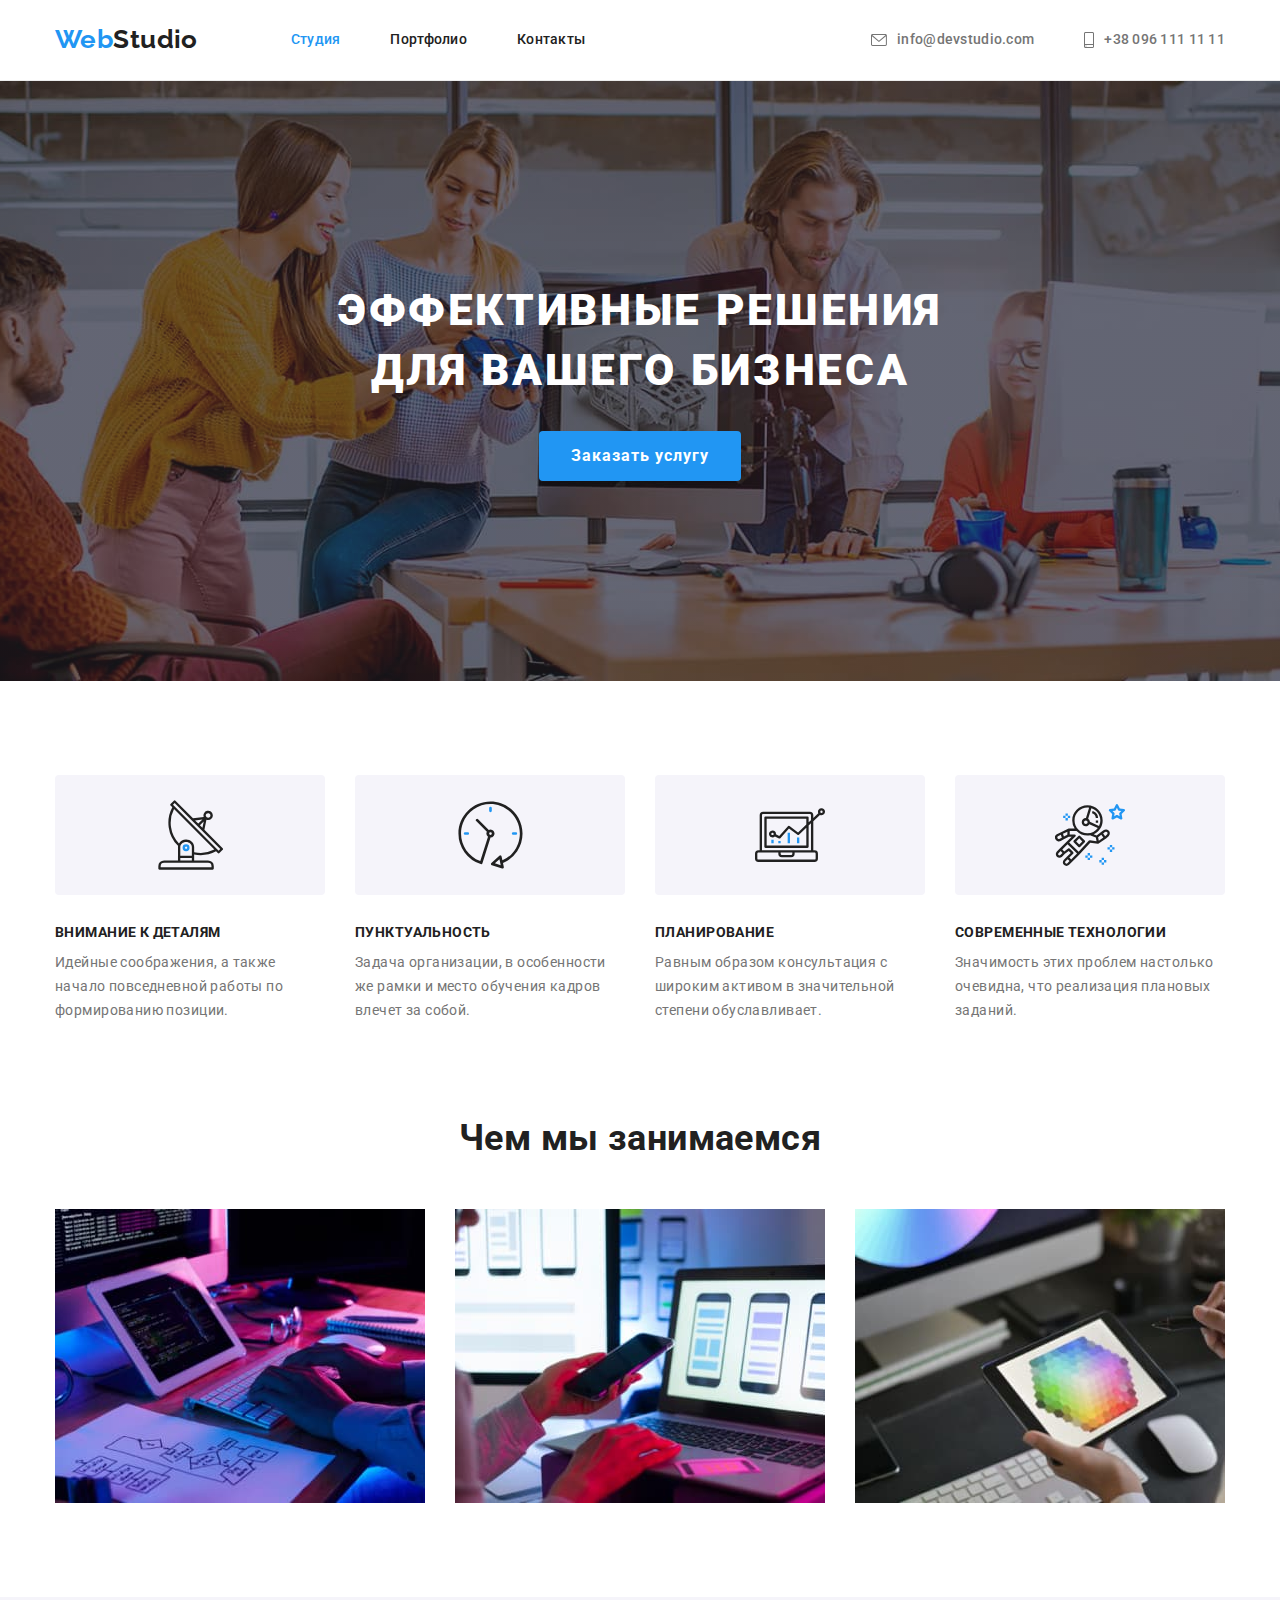
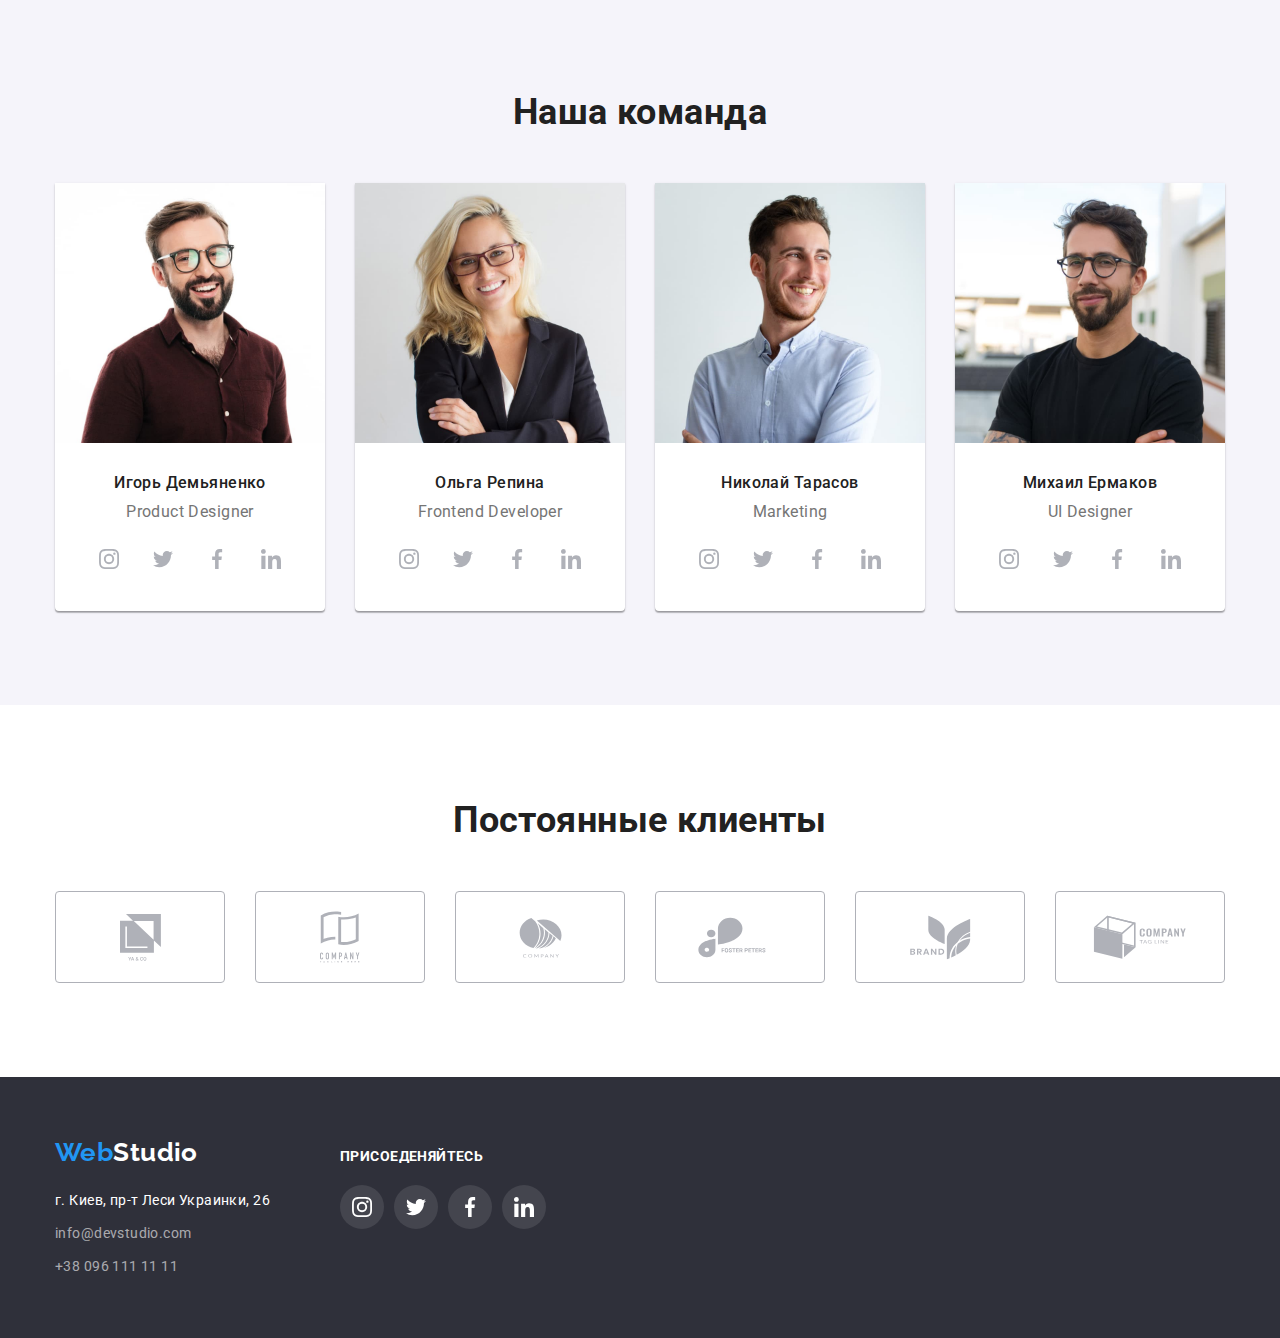
<file: index.html>
<!DOCTYPE html>
<html lang="ru">
  <head>
    <meta charset="UTF-8" />
    <meta http-equiv="X-UA-Compatible" content="IE=edge" />
    <meta name="viewport" content="width=device-width, initial-scale=1.0" />
    <title>Document</title>
    <link rel="preconnect" href="https://fonts.googleapis.com" />
    <link rel="preconnect" href="https://fonts.gstatic.com" crossorigin />
    <link
      href="https://fonts.googleapis.com/css2?family=Raleway:wght@700&family=Roboto:wght@400;500;700;900&display=swap"
      rel="stylesheet"
    />
    <link
      rel="stylesheet"
      href="https://cdnjs.cloudflare.com/ajax/libs/modern-normalize/1.1.0/modern-normalize.min.css"
    />
    <link rel="stylesheet" href="./css/style.css" />
  </head>
  <body>
    <!-- Шапка сайта -->
    <header class="page-header">
      <div class="main-nav container">
        <nav class="main-nav">
          <a href="./index.html" lang="en" class="logo">
            <span class="logo-accent">Web</span>Studio</a
          >
          <ul class="site-nav list">
            <li class="item"><a href="./index.html" class="site-nav-link current">Студия</a></li>
            <li class="item"><a href="./portfolio.html" class="site-nav-link">Портфолио</a></li>
            <li class="item"><a href="" class="site-nav-link">Контакты</a></li>
          </ul>
        </nav>

        <ul class="main-contact list">
          <li class="item">
            <a href="mailto:info@devstudio.com" class="main-contact-link">
              <svg class="main-contact-icon" width="16" height="12">
                <use href="./images/icons.svg#icon-envelope"></use></svg
              >info@devstudio.com</a
            >
          </li>
          <li class="item">
            <a href="tel:+380961111111" class="main-contact-link">
              <svg class="main-contact-icon" width="10" height="16">
                <use href="./images/icons.svg#icon-smartphone"></use></svg
              >+38 096 111 11 11</a
            >
          </li>
        </ul>
      </div>
    </header>
    <main>
      <!-- Секция герой -->
      <section class="hero">
        <div class="container">
          <h1 class="hero-title">ЭФФЕКТИВНЫЕ РЕШЕНИЯ ДЛЯ ВАШЕГО БИЗНЕСА</h1>
          <button type="button" class="hero-button">Заказать услугу</button>
        </div>
      </section>
      <!-- Качества команды -->
      <section class="quality-section section">
        <div class="container">
          <h2 class="section-title" hidden>Качества команды</h2>
          <ul class="quality-list list">
            <li class="quality-item">
              <div class="quality-thumb">
                <svg class="quality-icon" width="65" height="70">
                  <use href="./images/icons.svg#icon-Group"></use>
                </svg>
              </div>
              <h3 class="quality-list-title">ВНИМАНИЕ К ДЕТАЛЯМ</h3>
              <p class="qulity-list-text">
                Идейные соображения, а также начало повседневной работы по формированию позиции.
              </p>
            </li>

            <li class="quality-item">
              <div class="quality-thumb">
                <svg class="quality-icon" width="67" height="70">
                  <use href="./images/icons.svg#icon-clock-1"></use>
                </svg>
              </div>
              <h3 class="quality-list-title">ПУНКТУАЛЬНОСТЬ</h3>
              <p class="qulity-list-text">
                Задача организации, в особенности же рамки и место обучения кадров влечет за собой.
              </p>
            </li>

            <li class="quality-item">
              <div class="quality-thumb">
                <svg class="quality-icon" width="70" height="70">
                  <use href="./images/icons.svg#icon-diagram-1"></use>
                </svg>
              </div>
              <h3 class="quality-list-title">ПЛАНИРОВАНИЕ</h3>
              <p class="qulity-list-text">
                Равным образом консультация с широким активом в значительной степени обуславливает.
              </p>
            </li>

            <li class="quality-item">
              <div class="quality-thumb">
                <svg class="quality-icon" width="70" height="70">
                  <use href="./images/icons.svg#icon-astronaut-1"></use>
                </svg>
              </div>
              <h3 class="quality-list-title">СОВРЕМЕННЫЕ ТЕХНОЛОГИИ</h3>
              <p class="qulity-list-text">
                Значимость этих проблем настолько очевидна, что реализация плановых заданий.
              </p>
            </li>
          </ul>
        </div>
      </section>
      <!-- Чем мы занимаемся -->
      <section class="working-section">
        <div class="container">
          <h2 class="section-title">Чем мы занимаемся</h2>
          <ul class="working-list list">
            <li class="working-item">
              <img src="./images/development.jpg" alt="верстка" width="370" height="294" />
            </li>
            <li class="working-item">
              <img src="./images/design.jpg" alt="дизайн" width="370" height="294" />
            </li>
            <li class="working-item">
              <img
                src="./images/colorpalette.jpg"
                alt="внешнее оформление"
                width="370"
                height="294"
              />
            </li>
          </ul>
        </div>
      </section>
      <!-- Наша команда -->
      <section class="team-section section">
        <div class="container">
          <h2 class="section-title">Наша команда</h2>
          <ul class="team-list list">
            <li class="team-list-item">
              <img src="./images/igor.jpg" alt="Член команды Игорь Демьяненко" width="270" />
              <div class="team-signature">
                <h3 class="team-list-name">Игорь Демьяненко</h3>
                <p class="team-list-position" lang="en">Product Designer</p>
                <ul class="social-networks list">
                  <li class="social-item">
                    <a
                      href=""
                      target="_blank"
                      rel="nofollow noreferrer noopener"
                      class="social-link"
                    >
                      <svg class="social-icon">
                        <use href="./images/icons.svg#icon-instagram-2"></use>
                      </svg>
                    </a>
                  </li>
                  <li class="social-item">
                    <a
                      href=""
                      target="_blank"
                      rel="nofollow noreferrer noopener"
                      class="social-link"
                    >
                      <svg class="social-icon">
                        <use href="./images/icons.svg#icon-twitter-1"></use>
                      </svg>
                    </a>
                  </li>
                  <li class="social-item">
                    <a
                      href=""
                      target="_blank"
                      rel="nofollow noreferrer noopener"
                      class="social-link"
                    >
                      <svg class="social-icon">
                        <use href="./images/icons.svg#icon-facebook-1"></use>
                      </svg>
                    </a>
                  </li>
                  <li class="social-item">
                    <a
                      href=""
                      target="_blank"
                      rel="nofollow noreferrer noopener"
                      class="social-link"
                    >
                      <svg class="social-icon">
                        <use href="./images/icons.svg#icon-linkedin-1"></use>
                      </svg>
                    </a>
                  </li>
                </ul>
              </div>
            </li>
            <li class="team-list-item">
              <img src="./images/olga.jpg" alt="Член команды Ольга Репина" width="270" />
              <div class="team-signature">
                <h3 class="team-list-name">Ольга Репина</h3>
                <p class="team-list-position" lang="en">Frontend Developer</p>
                <ul class="social-networks list">
                  <li class="social-item">
                    <a
                      href=""
                      target="_blank"
                      rel="nofollow noreferrer noopener"
                      class="social-link"
                    >
                      <svg class="social-icon">
                        <use href="./images/icons.svg#icon-instagram-2"></use>
                      </svg>
                    </a>
                  </li>
                  <li class="social-item">
                    <a
                      href=""
                      target="_blank"
                      rel="nofollow noreferrer noopener"
                      class="social-link"
                    >
                      <svg class="social-icon">
                        <use href="./images/icons.svg#icon-twitter-1"></use>
                      </svg>
                    </a>
                  </li>
                  <li class="social-item">
                    <a
                      href=""
                      target="_blank"
                      rel="nofollow noreferrer noopener"
                      class="social-link"
                    >
                      <svg class="social-icon">
                        <use href="./images/icons.svg#icon-facebook-1"></use>
                      </svg>
                    </a>
                  </li>
                  <li class="social-item">
                    <a
                      href=""
                      target="_blank"
                      rel="nofollow noreferrer noopener"
                      class="social-link"
                    >
                      <svg class="social-icon">
                        <use href="./images/icons.svg#icon-linkedin-1"></use>
                      </svg>
                    </a>
                  </li>
                </ul>
              </div>
            </li>
            <li class="team-list-item">
              <img src="./images/nicolas.jpg" alt="Член команды Николай Тарасов" width="270" />
              <div class="team-signature">
                <h3 class="team-list-name">Николай Тарасов</h3>
                <p class="team-list-position" lang="en">Marketing</p>
                <ul class="social-networks list">
                  <li class="social-item">
                    <a
                      href=""
                      target="_blank"
                      rel="nofollow noreferrer noopener"
                      class="social-link"
                    >
                      <svg class="social-icon">
                        <use href="./images/icons.svg#icon-instagram-2"></use>
                      </svg>
                    </a>
                  </li>
                  <li class="social-item">
                    <a
                      href=""
                      target="_blank"
                      rel="nofollow noreferrer noopener"
                      class="social-link"
                    >
                      <svg class="social-icon">
                        <use href="./images/icons.svg#icon-twitter-1"></use>
                      </svg>
                    </a>
                  </li>
                  <li class="social-item">
                    <a
                      href=""
                      target="_blank"
                      rel="nofollow noreferrer noopener"
                      class="social-link"
                    >
                      <svg class="social-icon">
                        <use href="./images/icons.svg#icon-facebook-1"></use>
                      </svg>
                    </a>
                  </li>
                  <li class="social-item">
                    <a
                      href=""
                      target="_blank"
                      rel="nofollow noreferrer noopener"
                      class="social-link"
                    >
                      <svg class="social-icon">
                        <use href="./images/icons.svg#icon-linkedin-1"></use>
                      </svg>
                    </a>
                  </li>
                </ul>
              </div>
            </li>
            <li class="team-list-item">
              <img src="./images/misha.jpg" alt="Член команды Михаил Ермаков" width="270" />
              <div class="team-signature">
                <h3 class="team-list-name">Михаил Ермаков</h3>
                <p class="team-list-position" lang="en">UI Designer</p>
                <ul class="social-networks list">
                  <li class="social-item">
                    <a
                      href=""
                      target="_blank"
                      rel="nofollow noreferrer noopener"
                      class="social-link"
                    >
                      <svg class="social-icon">
                        <use href="./images/icons.svg#icon-instagram-2"></use>
                      </svg>
                    </a>
                  </li>
                  <li class="social-item">
                    <a
                      href=""
                      target="_blank"
                      rel="nofollow noreferrer noopener"
                      class="social-link"
                    >
                      <svg class="social-icon">
                        <use href="./images/icons.svg#icon-twitter-1"></use>
                      </svg>
                    </a>
                  </li>
                  <li class="social-item">
                    <a
                      href=""
                      target="_blank"
                      rel="nofollow noreferrer noopener"
                      class="social-link"
                    >
                      <svg class="social-icon">
                        <use href="./images/icons.svg#icon-facebook-1"></use>
                      </svg>
                    </a>
                  </li>
                  <li class="social-item">
                    <a
                      href=""
                      target="_blank"
                      rel="nofollow noreferrer noopener"
                      class="social-link"
                    >
                      <svg class="social-icon">
                        <use href="./images/icons.svg#icon-linkedin-1"></use>
                      </svg>
                    </a>
                  </li>
                </ul>
              </div>
            </li>
          </ul>
        </div>
      </section>
      <section class="clients section">
        <div class="container">
          <h2 class="clients-title">Постоянные клиенты</h2>
          <ul class="clients-list list">
            <li class="clients-item">
              <a href="" target="_blank" rel="nofollow noreferrer noopener" class="clients-link">
                <svg class="clients-icon" width="41" height="47">
                  <use href="./images/icons.svg#icon-group-1"></use>
                </svg>
              </a>
            </li>
            <li class="clients-item">
              <a href="" target="_blank" rel="nofollow noreferrer noopener" class="clients-link">
                <svg class="clients-icon" width="40" height="52">
                  <use href="./images/icons.svg#icon-group-2"></use>
                </svg>
              </a>
            </li>
            <li class="clients-item">
              <a href="" target="_blank" rel="nofollow noreferrer noopener" class="clients-link">
                <svg class="clients-icon" width="43" height="41">
                  <use href="./images/icons.svg#icon-group-3"></use>
                </svg>
              </a>
            </li>
            <li class="clients-item">
              <a href="" target="_blank" rel="nofollow noreferrer noopener" class="clients-link">
                <svg class="clients-icon" width="84" height="41">
                  <use href="./images/icons.svg#icon-group-4"></use>
                </svg>
              </a>
            </li>
            <li class="clients-item">
              <a href="" target="_blank" rel="nofollow noreferrer noopener" class="clients-link">
                <svg class="clients-icon" width="63" height="45">
                  <use href="./images/icons.svg#icon-group-5"></use>
                </svg>
              </a>
            </li>
            <li class="clients-item">
              <a href="" target="_blank" rel="nofollow noreferrer noopener" class="clients-link">
                <svg class="clients-icon" width="94" height="44">
                  <use href="./images/icons.svg#icon-group-6"></use>
                </svg>
              </a>
            </li>
          </ul>
        </div>
      </section>
    </main>

    <!-- Подвал сайта -->
    <footer class="footer">
      <div class="container footer-flex">
        <div class="footer-box">
          <a href="./index.html" lang="en" class="logo">
            <span class="logo-accent">Web</span>Studio</a
          >
          <address>
            <ul class="address list">
              <li class="address-item">
                <a
                  class="address-link"
                  href="https://goo.gl/maps/cTay3ysUZgRBHp5K7"
                  target="_blank"
                  rel="noopener noreferrer"
                  >г. Киев, пр-т Леси Украинки, 26</a
                >
              </li>
              <li class="address-item">
                <a class="address-link" href="mailto:info@devstudio.com">info@devstudio.com</a>
              </li>
              <li class="address-item">
                <a class="address-link" href="tel:+380961111111">+38 096 111 11 11</a>
              </li>
            </ul>
          </address>
        </div>
        <div class="join-box">
          <strong class="join-title">ПРИСОЕДЕНЯЙТЕСЬ</strong>
          <ul class="footer-social-networks list">
            <li class="footer-social-item">
              <a
                href=""
                target="_blank"
                rel="nofollow noreferrer noopener"
                class="footer-social-link"
              >
                <svg class="footer-social-icon">
                  <use href="./images/icons.svg#icon-instagram-2"></use>
                </svg>
              </a>
            </li>
            <li class="footer-social-item">
              <a
                href=""
                target="_blank"
                rel="nofollow noreferrer noopener"
                class="footer-social-link"
              >
                <svg class="footer-social-icon">
                  <use href="./images/icons.svg#icon-twitter-1"></use>
                </svg>
              </a>
            </li>
            <li class="footer-social-item">
              <a
                href=""
                target="_blank"
                rel="nofollow noreferrer noopener"
                class="footer-social-link"
              >
                <svg class="footer-social-icon">
                  <use href="./images/icons.svg#icon-facebook-1"></use>
                </svg>
              </a>
            </li>
            <li class="footer-social-item">
              <a
                href=""
                target="_blank"
                rel="nofollow noreferrer noopener"
                class="footer-social-link"
              >
                <svg class="footer-social-icon">
                  <use href="./images/icons.svg#icon-linkedin-1"></use>
                </svg>
              </a>
            </li>
          </ul>
        </div>
      </div>
    </footer>
  </body>
</html>
</file>
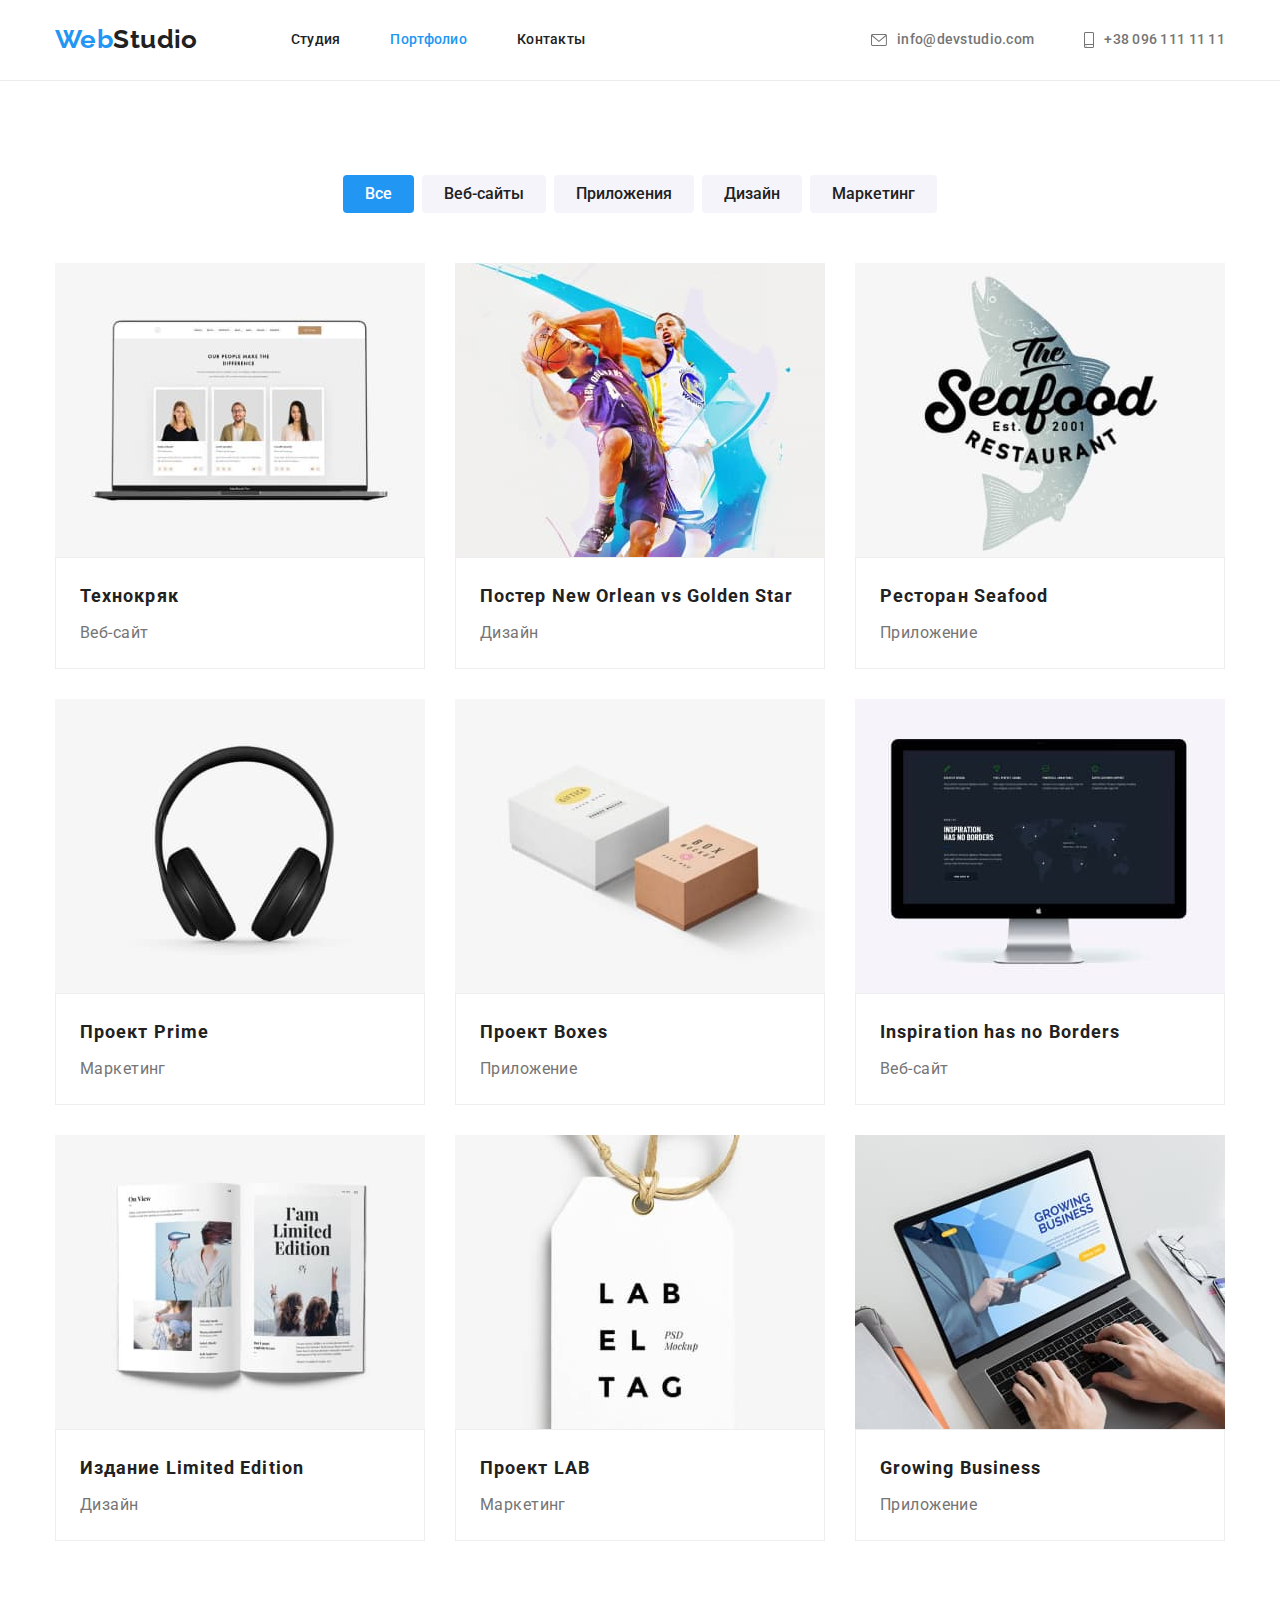
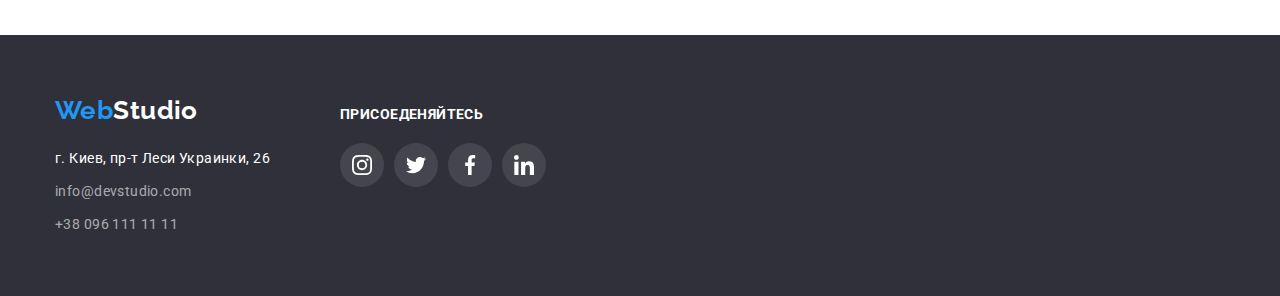
<file: portfolio.html>
<!DOCTYPE html>
<html lang="ru">
  <head>
    <meta charset="UTF-8" />
    <meta http-equiv="X-UA-Compatible" content="IE=edge" />
    <meta name="viewport" content="width=device-width, initial-scale=1.0" />
    <title>Document</title>
    <link rel="preconnect" href="https://fonts.googleapis.com" />
    <link rel="preconnect" href="https://fonts.gstatic.com" crossorigin />
    <link
      href="https://fonts.googleapis.com/css2?family=Raleway:wght@700&family=Roboto:wght@400;500;700;900&display=swap"
      rel="stylesheet"
    />
    <link
      rel="stylesheet"
      href="https://cdnjs.cloudflare.com/ajax/libs/modern-normalize/1.1.0/modern-normalize.min.css"
    />
    <link rel="stylesheet" href="./css/style.css" />
  </head>

  <body>
    <!-- Шапка сайта -->
    <header class="page-header">
      <div class="main-nav container">
        <nav class="main-nav">
          <a href="./index.html" lang="en" class="logo">
            <span class="logo-accent">Web</span>Studio</a
          >
          <ul class="site-nav list">
            <li class="item"><a href="./index.html" class="site-nav-link">Студия</a></li>
            <li class="item">
              <a href="./portfolio.html" class="site-nav-link current">Портфолио</a>
            </li>
            <li class="item"><a href="" class="site-nav-link">Контакты</a></li>
          </ul>
        </nav>

        <ul class="main-contact list">
          <li class="item">
            <a href="mailto:info@devstudio.com" class="main-contact-link">
              <svg class="main-contact-icon" width="16" height="12">
                <use href="./images/icons.svg#icon-envelope"></use></svg
              >info@devstudio.com</a
            >
          </li>
          <li class="item">
            <a href="tel:+380961111111" class="main-contact-link">
              <svg class="main-contact-icon" width="10" height="16">
                <use href="./images/icons.svg#icon-smartphone"></use></svg
              >+38 096 111 11 11</a
            >
          </li>
        </ul>
      </div>
    </header>

    <!-- Главный контент страницы -->
    <!-- Список проектов -->
    <main>
      <section class="section">
        <h1 hidden>Список проектов</h1>
        <ul class="filter list container">
          <li class="filter-item"><button type="button" class="button current">Все</button></li>
          <li class="filter-item"><button type="button" class="button">Веб-сайты</button></li>
          <li class="filter-item"><button type="button" class="button">Приложения</button></li>
          <li class="filter-item"><button type="button" class="button">Дизайн</button></li>
          <li class="filter-item"><button type="button" class="button">Маркетинг</button></li>
        </ul>

        <ul class="projects list container">
          <li class="projects-item">
            <a href="" class="link"
              ><img src="./images/techpark.jpg" alt="Сайт Технокряк" width="370" />
              <div class="card-description">
                <h2 class="projects-title">Технокряк</h2>
                <p class="projects-type">Веб-сайт</p>
              </div>
            </a>
          </li>
          <li class="projects-item">
            <a href="" class="link"
              ><img src="./images/neworleanposter.jpg" alt="Постер New Orlean" width="370" />
              <div class="card-description">
                <h2 class="projects-title">
                  Постер <span lang="en"> New Orlean vs Golden Star</span>
                </h2>
                <p class="projects-type">Дизайн</p>
              </div>
            </a>
          </li>
          <li class="projects-item">
            <a href="" class="link"
              ><img src="./images/seafood.jpg" alt="Лого ресторана Seafood" width="370" />
              <div class="card-description">
                <h2 class="projects-title">Ресторан <span lang="en">Seafood</span></h2>
                <p class="projects-type">Приложение</p>
              </div>
            </a>
          </li>
          <li class="projects-item">
            <a href="" class="link"
              ><img src="./images/projectprime.jpg" alt="Лого проекта Prime" width="370" />
              <div class="card-description">
                <h2 class="projects-title">Проект <span lang="en">Prime</span></h2>
                <p class="projects-type">Маркетинг</p>
              </div>
            </a>
          </li>
          <li class="projects-item">
            <a href="" class="link"
              ><img src="./images/projectboxes.jpg" alt="Лого проекта Boxes" width="370" />
              <div class="card-description">
                <h2 class="projects-title">Проект <span lang="en">Boxes</span></h2>
                <p class="projects-type">Приложение</p>
              </div>
            </a>
          </li>
          <li class="projects-item">
            <a href="" class="link"
              ><img
                src="./images/websaitinspiration.jpg"
                alt="Сайт Inspiration has no Borders"
                width="370"
              />
              <div class="card-description">
                <h2 class="projects-title" lang="en">Inspiration has no Borders</h2>
                <p class="projects-type">Веб-сайт</p>
              </div>
            </a>
          </li>
          <li class="projects-item">
            <a href="" class="link"
              ><img
                src="./images/limitededition.jpg"
                alt="Журнал со страницей Издания Limited Edition"
                width="370"
              />
              <div class="card-description">
                <h2 class="projects-title">Издание <span lang="en">Limited Edition</span></h2>
                <p class="projects-type">Дизайн</p>
              </div>
            </a>
          </li>
          <li class="projects-item">
            <a href="" class="link"
              ><img src="./images/projectlab.jpg" alt="Бирка LabELTag" width="370" />
              <div class="card-description">
                <h2 class="projects-title">Проект <span lang="en">LAB</span></h2>
                <p class="projects-type">Маркетинг</p>
              </div>
            </a>
          </li>
          <li class="projects-item">
            <a href="" class="link"
              ><img
                src="./images/growingbusiness.jpg"
                alt="Сайт Growing Business на ноутбуке"
                width="370"
              />
              <div class="card-description">
                <h2 class="projects-title" lang="en">Growing Business</h2>
                <p class="projects-type">Приложение</p>
              </div>
            </a>
          </li>
        </ul>
      </section>
    </main>

    <!-- Подвал сайта -->
    <footer class="footer">
      <div class="container footer-flex">
        <div class="footer-box">
          <a href="./index.html" lang="en" class="logo">
            <span class="logo-accent">Web</span>Studio</a
          >
          <address>
            <ul class="address list">
              <li class="address-item">
                <a
                  class="address-link"
                  href="https://goo.gl/maps/cTay3ysUZgRBHp5K7"
                  target="_blank"
                  rel="noopener noreferrer"
                  >г. Киев, пр-т Леси Украинки, 26</a
                >
              </li>
              <li class="address-item">
                <a class="address-link" href="mailto:info@devstudio.com">info@devstudio.com</a>
              </li>
              <li class="address-item">
                <a class="address-link" href="tel:+380961111111">+38 096 111 11 11</a>
              </li>
            </ul>
          </address>
        </div>
        <div class="join-box">
          <strong class="join-title">ПРИСОЕДЕНЯЙТЕСЬ</strong>
          <ul class="footer-social-networks list">
            <li class="footer-social-item">
              <a
                href=""
                target="_blank"
                rel="nofollow noreferrer noopener"
                class="footer-social-link"
              >
                <svg class="footer-social-icon">
                  <use href="./images/icons.svg#icon-instagram-2"></use>
                </svg>
              </a>
            </li>
            <li class="footer-social-item">
              <a
                href=""
                target="_blank"
                rel="nofollow noreferrer noopener"
                class="footer-social-link"
              >
                <svg class="footer-social-icon">
                  <use href="./images/icons.svg#icon-twitter-1"></use>
                </svg>
              </a>
            </li>
            <li class="footer-social-item">
              <a
                href=""
                target="_blank"
                rel="nofollow noreferrer noopener"
                class="footer-social-link"
              >
                <svg class="footer-social-icon">
                  <use href="./images/icons.svg#icon-facebook-1"></use>
                </svg>
              </a>
            </li>
            <li class="footer-social-item">
              <a
                href=""
                target="_blank"
                rel="nofollow noreferrer noopener"
                class="footer-social-link"
              >
                <svg class="footer-social-icon">
                  <use href="./images/icons.svg#icon-linkedin-1"></use>
                </svg>
              </a>
            </li>
          </ul>
        </div>
      </div>
    </footer>
  </body>
</html>
</file>
<file: css/style.css>
:root {
  --primary-text-color: #212121;
  --secondary-text-color: #757575;
  --accent-color: #2196f3;
  --white-color: #ffffff;
  --footer-contacts-color: rgba(255, 255, 255, 0.6);
  --background-dark-color: #2f303a;
  --background-grey-color: #f5f4fa;
  --background-light-color: #e5e5e5;
}

body {
  font-family: Roboto, sans-serif;
  color: var(--primary-text-color);
  letter-spacing: 0.03em;
  font-size: 14px;
}

button {
  font-family: inherit;
}

img {
  display: block;
  max-width: 100%;
  height: auto;
}

.list {
  padding: 0;
  margin: 0;
  list-style: none;
}

.section {
  padding: 94px 0;
}

.section-title {
  margin-bottom: 50px;
  margin-top: 0;

  font-weight: 700;
  font-size: 36px;
  line-height: 1.17;
  text-align: center;
}

.container {
  margin-left: auto;
  margin-right: auto;
  padding-left: 15px;
  padding-right: 15px;
  width: 1200px;
}

/* Header */
.page-header {
  border-bottom: 1px solid #ececec;
}

.main-nav {
  display: flex;
  align-items: center;
}

.logo {
  display: block;
  padding-top: 24px;
  padding-bottom: 25px;

  color: var(--primary-text-color);
  font-family: Raleway, sans-serif;
  font-weight: 700;
  font-size: 26px;
  line-height: 1.19;
  text-decoration: none;
}

.logo-accent {
  color: var(--accent-color);
}

.site-nav {
  display: flex;
  margin-left: 93px;
}

.site-nav .item:not(:last-child) {
  margin-right: 50px;
}

.site-nav-link {
  display: block;
  padding-top: 32px;
  padding-bottom: 32px;

  color: var(--primary-text-color);
  font-weight: 500;
  line-height: 1.14;
  letter-spacing: 0.02em;
  text-decoration: none;
}

.site-nav-link:hover,
.site-nav-link:focus {
  color: var(--accent-color);
}

.site-nav-link.current {
  color: var(--accent-color);
}

.main-contact {
  margin-left: auto;
  display: flex;
}

.main-contact .item + .item {
  margin-left: 50px;
}

.main-contact-link {
  display: flex;
  justify-content: center;
  align-items: center;
  padding-top: 32px;
  padding-bottom: 32px;

  color: var(--secondary-text-color);
  font-weight: 500;
  line-height: 1.14;
  letter-spacing: 0.02em;
  text-decoration: none;
}
.main-contact-icon {
  margin-right: 10px;
  fill: currentColor;
}

.main-contact-link:hover,
.main-contact-link:focus {
  color: var(--accent-color);
}

/* Hero section */

.hero {
  height: 600px;
  max-width: 1600px;
  margin-left: auto;
  margin-right: auto;
  padding: 200px 0;
  background-image: linear-gradient(to right, rgba(47, 48, 58, 0.4), rgba(47, 48, 58, 0.4)),
    url(../images/office.jpg);
  background-position-x: center;
  background-color: #c4c4c4;

  text-align: center;
}

.hero > .container {
  width: 696px;
  padding-left: 0;
  padding-right: 0;
}

.hero-title {
  margin-top: 0;
  margin-bottom: 30px;

  color: var(--white-color);
  font-weight: 900;
  font-size: 44px;
  line-height: 1.36;
  letter-spacing: 0.06em;
}

.hero-button {
  padding: 10px 32px;
  border-radius: 4px;
  box-shadow: 0px 4px 4px rgba(0, 0, 0, 0.15);
  border: 0;

  color: var(--white-color);
  background-color: var(--accent-color);
  font-weight: 700;
  font-size: 16px;
  line-height: 1.88;
  text-align: center;
  letter-spacing: 0.06em;

  cursor: pointer;
}

.hero-button:hover,
.hero-button:focus {
  color: var(--white-color);
  background-color: #188ce8;
}

/* Секция "качества команды" */

.quality-list {
  display: flex;
}

.quality-item {
  width: 270px;

  margin-left: 30px;
}

.quality-item:first-child {
  margin-left: 0;
}

.quality-thumb {
  display: flex;
  justify-content: center;
  align-items: center;
  border-radius: 4px;
  margin-bottom: 30px;
  width: 270px;
  height: 120px;

  background-color: var(--background-grey-color);
}

.quality-list-title {
  margin-top: 0;
  margin-bottom: 10px;

  font-weight: 700;
  font-size: 14px;
  line-height: 1.14;
}

.qulity-list-text {
  margin-top: 0;
  margin-bottom: 0;

  color: var(--secondary-text-color);

  line-height: 1.71;
}

/* Секция "чем занимаемся" */

.working-section {
  padding-top: 0;
  padding-bottom: 94px;
}

.working-list {
  display: flex;
}

.working-item {
  width: 370px;
  margin-left: 30px;
}

.working-item:first-child {
  margin-left: 0;
}

/* Секция Наша команда */

.team-section {
  background-color: var(--background-grey-color);
}

.team-list {
  display: flex;
}

.team-list-item {
  background-color: var(--white-color);

  margin-left: 30px;
  width: 270px;
  box-shadow: 0px 1px 3px rgba(0, 0, 0, 0.12), 0px 1px 1px rgba(0, 0, 0, 0.14),
    0px 2px 1px rgba(0, 0, 0, 0.2);
  border-radius: 0px 0px 4px 4px;
}

.team-list-item:first-child {
  margin-left: 0;
}

.team-signature {
  padding: 30px 32px;
}

.team-list-name {
  margin-top: 0;
  margin-bottom: 10px;

  font-weight: 500;
  font-size: 16px;
  line-height: 1.19;
  text-align: center;
}

.team-list-position {
  margin-top: 0;
  margin-bottom: 16px;

  color: var(--secondary-text-color);
  font-size: 16px;
  line-height: 1.19;
  text-align: center;
}

.social-networks {
  display: flex;
  justify-content: center;
  margin: 0;
}

.social-item + .social-item {
  margin-left: 10px;
}

.social-link {
  display: flex;
  justify-content: center;
  align-items: center;
  width: 44px;
  height: 44px;

  border-radius: 50%;
  color: #afb1b8;
  background-color: var(--white-color);
}

.social-icon {
  width: 20px;
  height: 20px;
  fill: currentColor;
}

.social-link:hover,
.social-link:focus {
  color: var(--white-color);
  background-color: var(--accent-color);
}

/* Постоянные клиеты */

.clients-title {
  font-weight: 700;
  font-size: 36px;
  line-height: 1.17;
  text-align: center;

  margin-top: 0;
  margin-bottom: 50px;
}

.clients-list {
  display: flex;
  justify-content: center;
}

.clients-item + .clients-item {
  margin-left: 30px;
}

.clients-link {
  display: flex;
  justify-content: center;
  align-items: center;
  width: 170px;
  height: 92px;

  border: 1px solid #afb1b8;
  border-radius: 4px;
  color: #afb1b8;
  background-color: var(--white-color);
  outline: transparent;
}

.clients-link:hover,
.clients-link:focus {
  color: var(--accent-color);
  border: 1px solid var(--accent-color);
}

.clients-icon {
  fill: currentColor;
}

/* Футер */

.footer {
  padding: 60px 0;

  background-color: var(--background-dark-color);
}

.footer-flex {
  display: flex;
  align-items: baseline;
}

.footer .logo {
  display: block;
  margin-bottom: 20px;
  padding-bottom: 0;
  padding-top: 0;

  color: var(--white-color);
}

.address-item {
  margin-bottom: 9px;
}

.address-item:last-child {
  margin-bottom: 0;
}

.address-link {
  color: var(--footer-contacts-color);

  line-height: 1.72;
  text-decoration: none;
  font-style: normal;
}

.address-link[target='_blank'] {
  color: var(--white-color);
}

.address-link:hover,
.address-link:focus {
  color: var(--accent-color);
}

.join-box {
  /* display: flex; */
  margin-left: 70px;
}

.join-title {
  line-height: 1.14;
  color: var(--white-color);

  display: block;
  margin-top: 0;
  margin-bottom: 20px;
}

.footer-social-networks {
  display: flex;
  justify-content: center;
  margin: 0;
}

.footer-social-item + .footer-social-item {
  margin-left: 10px;
}

.footer-social-link {
  display: flex;
  justify-content: center;
  align-items: center;
  width: 44px;
  height: 44px;

  border-radius: 50%;
  color: var(--white-color);
  background-color: rgba(255, 255, 255, 0.1);
}

.footer-social-icon {
  width: 20px;
  height: 20px;
  fill: currentColor;
}

.footer-social-link:hover,
.footer-social-link:focus {
  background-color: var(--accent-color);
}

/* Страница Портфолио */

/* Список проектов */

.filter {
  display: flex;
  justify-content: center;
  margin-bottom: 50px;
}

.filter-item {
  margin-left: 8px;
}
.filter-item:first-child {
  margin-left: 0;
}

.filter .button {
  background-color: var(--background-grey-color);
  color: var(--primary-text-color);
  font-weight: 500;
  font-size: 16px;
  line-height: 1.63;
  border: 0;

  padding: 6px 22px;
  border-radius: 4px;

  cursor: pointer;
}

.filter .button:hover,
.filter .button:focus {
  background-color: var(--accent-color);
  color: var(--white-color);
  box-shadow: 0px 3px 1px rgba(0, 0, 0, 0.1), 0px 1px 2px rgba(0, 0, 0, 0.08),
    0px 2px 2px rgba(0, 0, 0, 0.12);
}

.button.current {
  background-color: var(--accent-color);
  color: var(--white-color);
}

.projects {
  display: flex;
  flex-wrap: wrap;
}

.projects-item {
  width: 370px;
  margin-right: 30px;
  margin-bottom: 30px;
}

.projects-item:nth-child(3n) {
  margin-right: 0;
}

.projects-item:nth-last-child(-n + 3) {
  margin-bottom: 0;
}

.projects-item .link {
  display: block;
}

.projects-item .link:hover,
.projects-item .link:focus {
  box-shadow: 0px 1px 1px rgba(0, 0, 0, 0.12), 0px 4px 4px rgba(0, 0, 0, 0.06),
    1px 4px 6px rgba(0, 0, 0, 0.16);
}

.projects-title {
  color: var(--primary-text-color);
  font-weight: 700;
  font-size: 18px;
  line-height: 2;
  letter-spacing: 0.06em;

  margin-top: 0px;
  margin-bottom: 4px;
}

.card-description {
  border: 1px solid #eeeeee;

  padding: 20px 24px;
}

.projects-type {
  color: var(--secondary-text-color);
  font-size: 16px;
  line-height: 1.88;

  margin-top: 0;
  margin-bottom: 0;
}

.projects .link {
  text-decoration: none;
}
</file>
